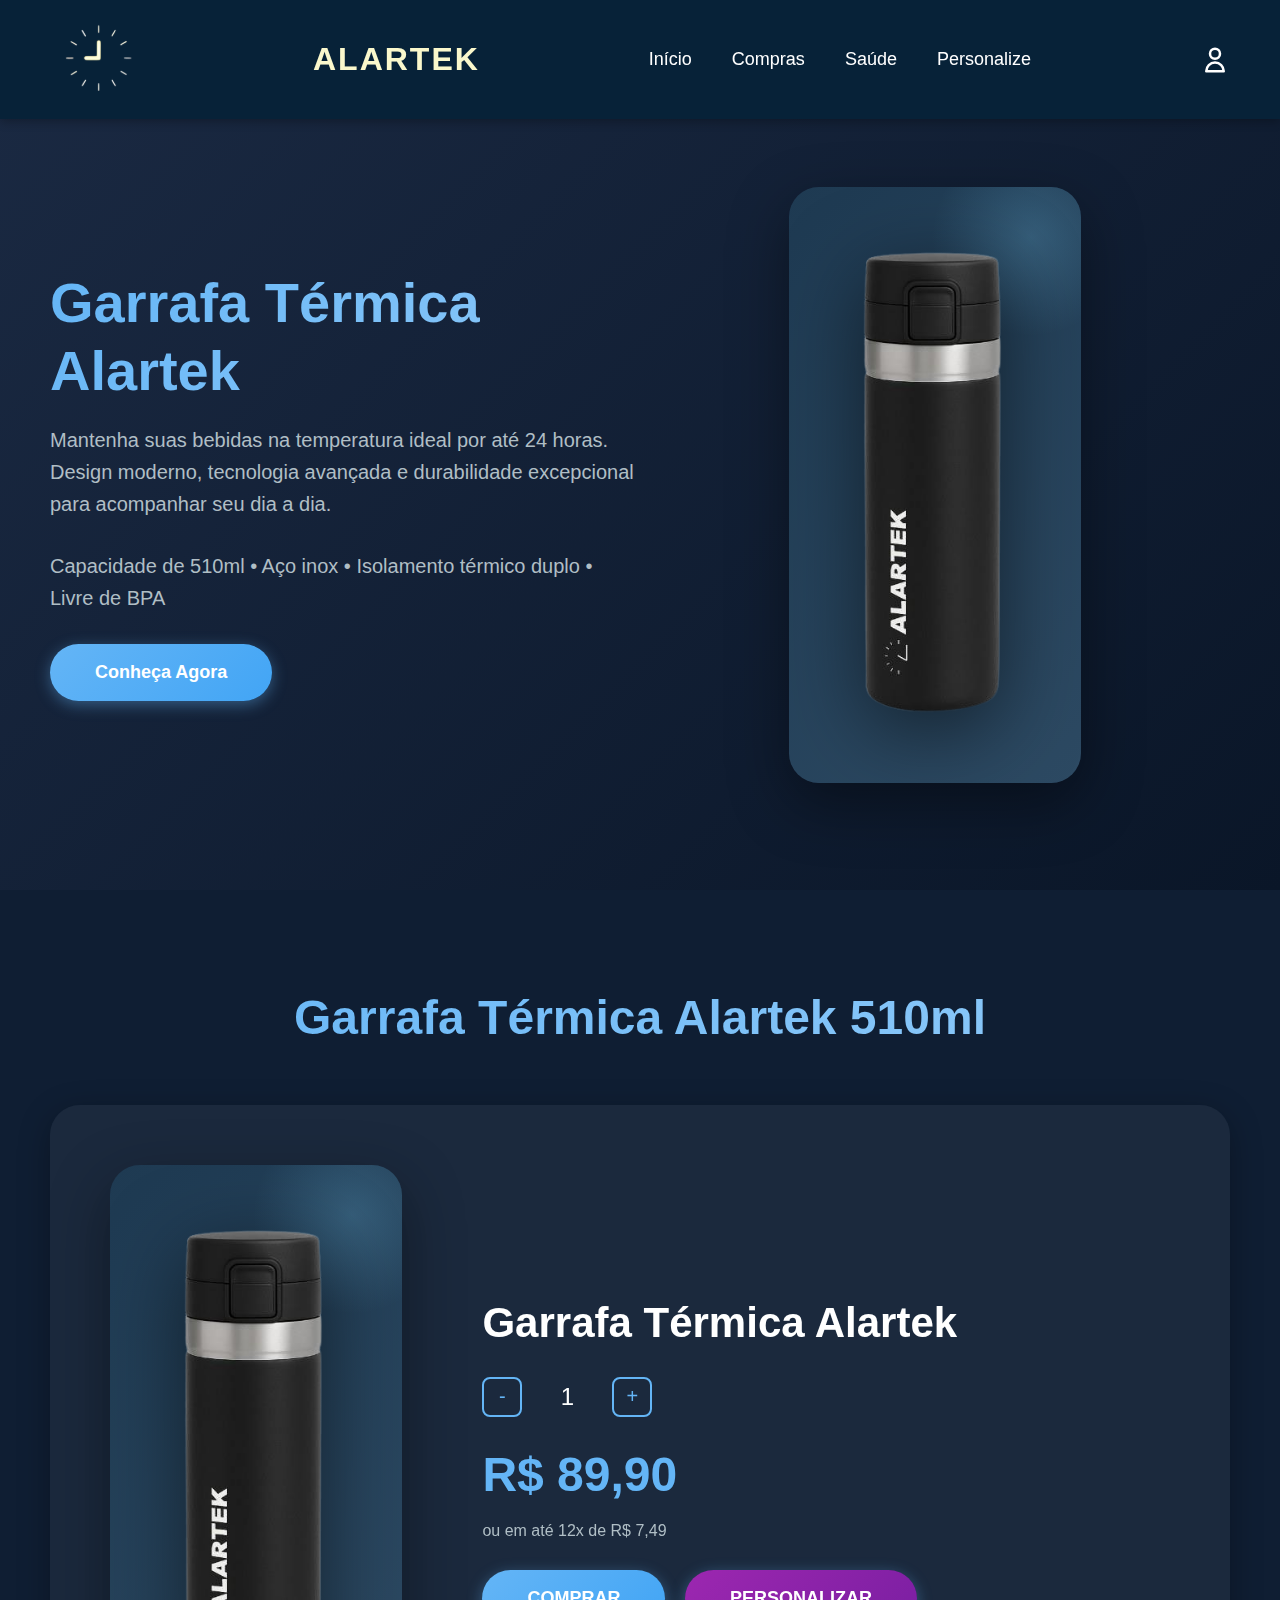
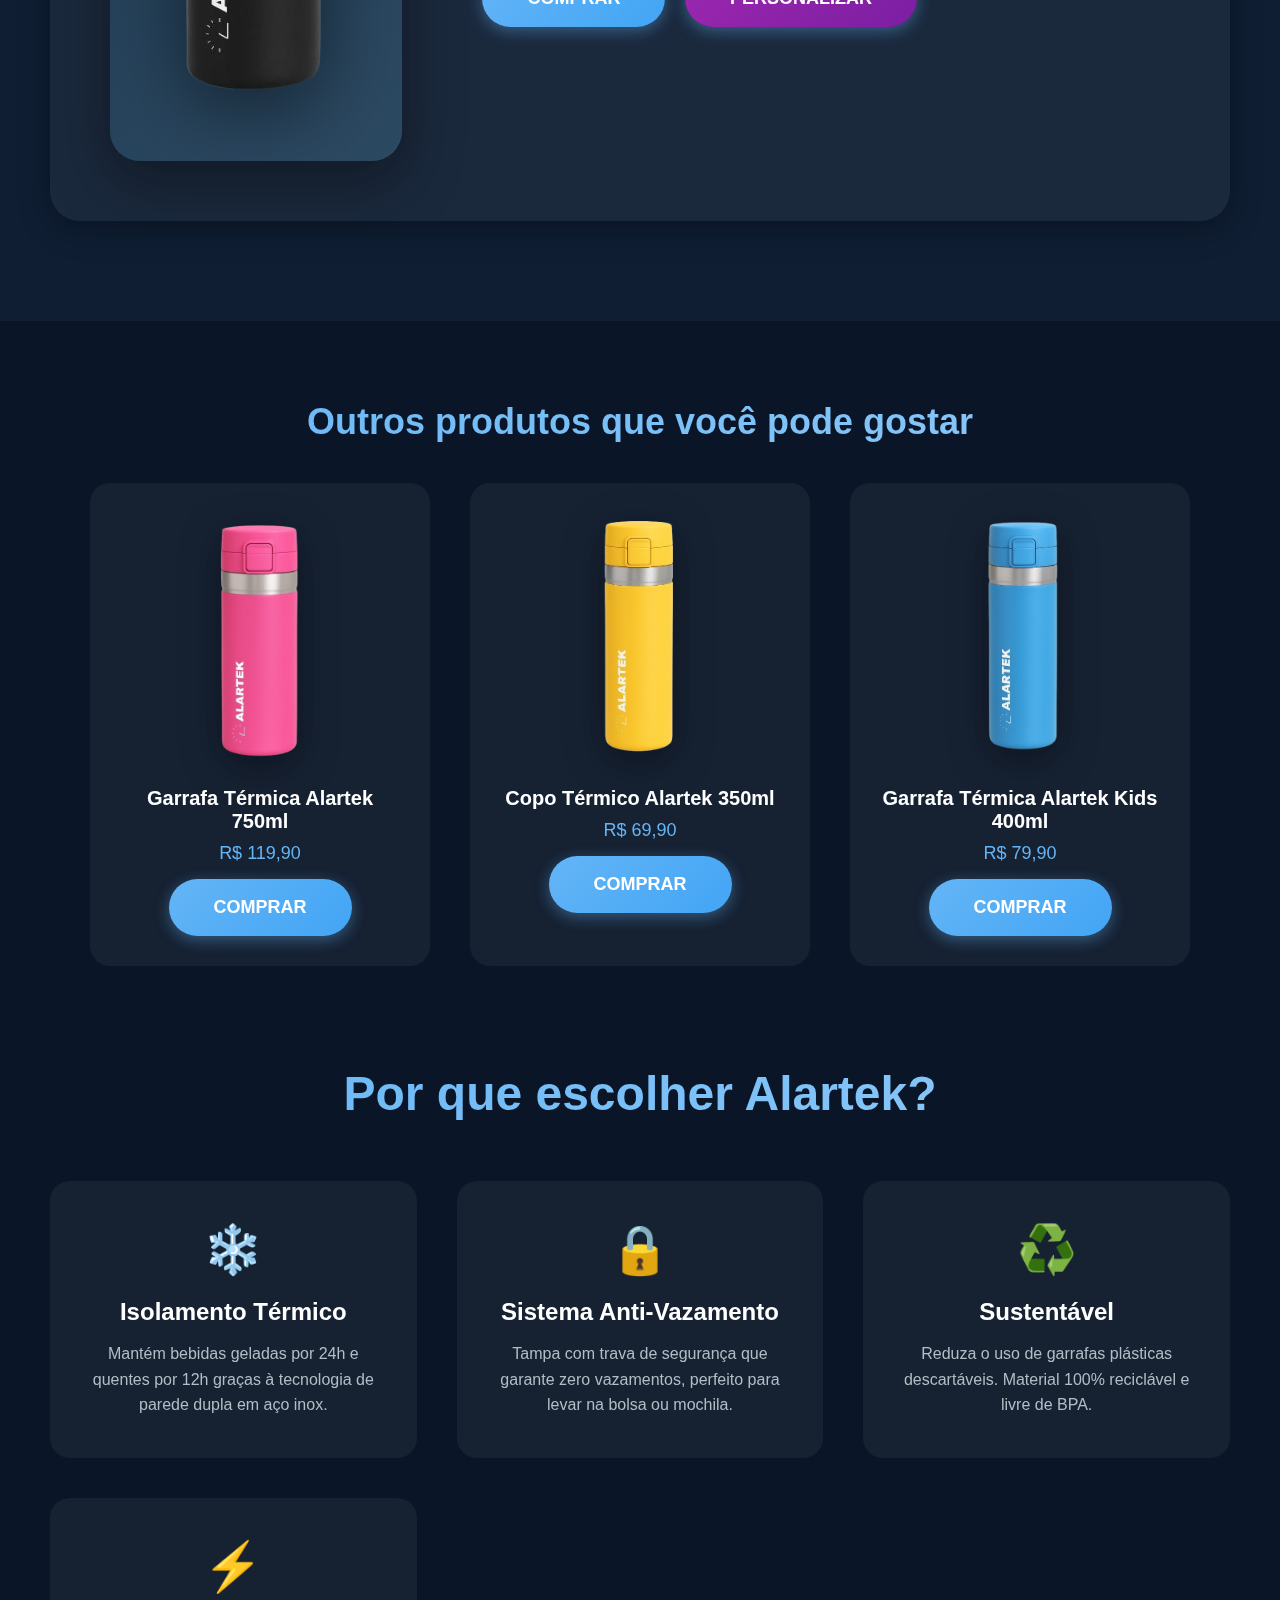
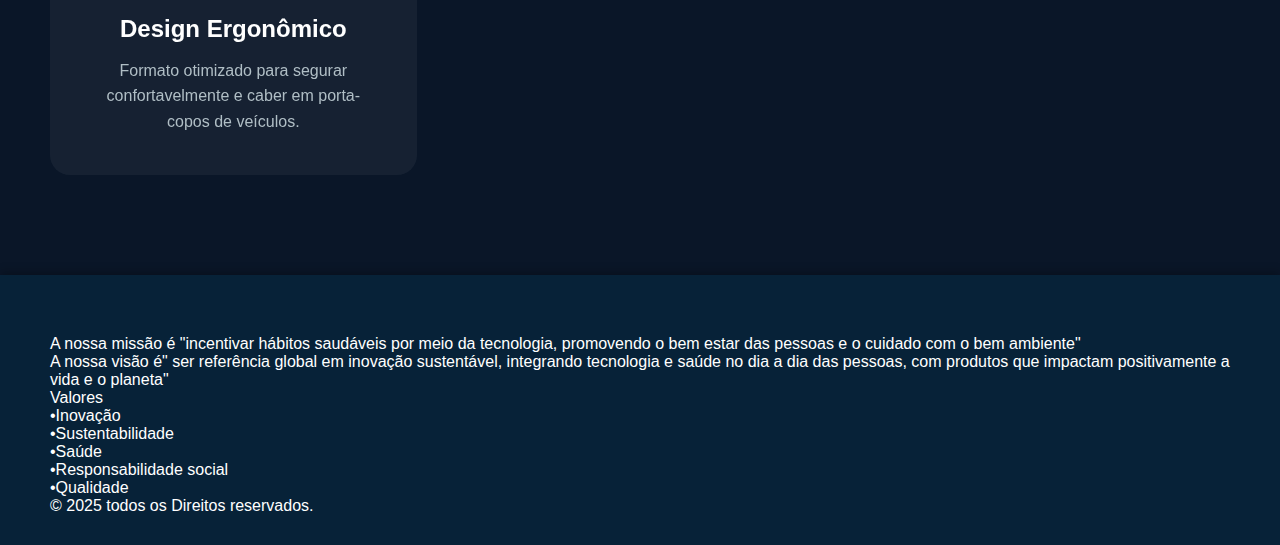
<file: index.html>
<!DOCTYPE html>
<html lang="pt-BR">

<head>
    <meta charset="UTF-8">
    <meta name="viewport" content="width=device-width, initial-scale=1.0">
    <title>Alartek - Garrafa Térmica Premium</title>
    <link rel="stylesheet" href="style.css">
</head>

<body>

    <header>

        <img src="/img/Captura de tela 2025-10-10 165016.png" alt="">
        <div class="logo">ALARTEK</div>
        <nav>
            <a onclick="scrollToSection('hero')" href="">Início</a>
            <a onclick="scrollToSection('product')">Compras</a>
            <a href="saude.html">Saúde</a>
            <a onclick="openModal('personalize')">Personalize</a>
        </nav>
        <div class="icons">
            <svg class="icon" onclick="openModal('account')" fill="none" stroke="currentColor" viewBox="0 0 24 24">
                <path stroke-linecap="round" stroke-linejoin="round" stroke-width="2"
                    d="M16 7a4 4 0 11-8 0 4 4 0 018 0zM12 14a7 7 0 00-7 7h14a7 7 0 00-7-7z"></path>
            </svg>
        </div>
    </header>


    <section class="hero" id="hero">
        <div class="hero-content">
            <h1>Garrafa Térmica Alartek</h1>
            <p>Mantenha suas bebidas na temperatura ideal por até 24 horas. Design moderno, tecnologia avançada e
                durabilidade excepcional para acompanhar seu dia a dia.</p>
            <p>Capacidade de 510ml • Aço inox • Isolamento térmico duplo • Livre de BPA</p>
            <button class="btn" onclick="scrollToSection('product')">Conheça Agora</button>
        </div>
        <div class="hero-image">
            <div class="product-showcase">
                <img src="/img/garrafa-black-removebg-preview.png" alt="Garrafa Térmica Stanley" class="product-image">
            </div>

        </div>
    </section>


    <section class="product-section" id="product">
        <h2 class="section-title">Garrafa Térmica Alartek 510ml</h2>
        <div class="product-card">
            <div class="product-showcase">
                <img src="/img/garrafa-black-removebg-preview.png" alt="Garrafa Térmica Stanley" class="product-image">
            </div>
            <div class="product-details">
                <h2>Garrafa Térmica Alartek</h2>
                <div class="quantity-selector">
                    <button class="quantity-btn" onclick="changeQuantity(-1)">-</button>
                    <span class="quantity" id="quantity">1</span>
                    <button class="quantity-btn" onclick="changeQuantity(1)">+</button>
                </div>
                <div class="price">R$ 89,90</div>
                <div class="installments">ou em até 12x de R$ 7,49</div>
                <button class="btn" onclick="alert('Produto adicionado ao carrinho!')">COMPRAR</button>
                <button class="btn" onclick="openModal('personalize')"
                    style="margin-left: 15px; background: linear-gradient(135deg, #9c27b0 0%, #7b1fa2 100%);">PERSONALIZAR</button>
            </div>
        </div>
    </section>

    <div class="related-products">
        <h3 class="related-title">Outros produtos que você pode gostar</h3>
        <div class="related-grid">
            <div class="related-item">
                <img src="/img/garrafa-pink-removebg-preview.png" alt="Garrafa Classic 750ml">
                <h4>Garrafa Térmica Alartek 750ml</h4>
                <p>R$ 119,90</p>
                <button class="btn">COMPRAR</button>
            </div>
            <div class="related-item">
                <img src="/img/garrafa-yellow-removebg-preview.png" alt="Copo térmico 350ml">
                <h4>Copo Térmico Alartek 350ml</h4>
                <p>R$ 69,90</p>
                <button class="btn">COMPRAR</button>
            </div>
            <div class="related-item">
                <img src="img/garrafa-blue-removebg-preview.png" alt="Garrafa Kids 400ml">
                <h4>Garrafa Térmica Alartek Kids 400ml</h4>
                <p>R$ 79,90</p>
                <button class="btn">COMPRAR</button>
            </div>

        </div>
    </div>

    <section class="features">
        <h2 class="section-title">Por que escolher Alartek?</h2>
        <div class="features-grid">
            <div class="feature-card">
                <div class="feature-icon">❄️</div>
                <h3>Isolamento Térmico</h3>
                <p>Mantém bebidas geladas por 24h e quentes por 12h graças à tecnologia de parede dupla em aço inox.</p>
            </div>
            <div class="feature-card">
                <div class="feature-icon">🔒</div>
                <h3>Sistema Anti-Vazamento</h3>
                <p>Tampa com trava de segurança que garante zero vazamentos, perfeito para levar na bolsa ou mochila.
                </p>
            </div>
            <div class="feature-card">
                <div class="feature-icon">♻️</div>
                <h3>Sustentável</h3>
                <p>Reduza o uso de garrafas plásticas descartáveis. Material 100% reciclável e livre de BPA.</p>
            </div>
            <div class="feature-card">
                <div class="feature-icon">⚡</div>
                <h3>Design Ergonômico</h3>
                <p>Formato otimizado para segurar confortavelmente e caber em porta-copos de veículos.</p>
            </div>
        </div>
    </section>

    <div class="modal" id="accountModal">
        <div class="modal-content">
            <span class="close-modal" onclick="closeModal('account')">&times;</span>
            <h2>Criar uma Conta</h2>
            <form>
                <div class="form-group">
                    <label>Nome de Usuário</label>
                    <input type="text" placeholder="Seu nome">
                </div>
                <div class="form-group">
                    <label>E-mail *</label>
                    <input type="email" placeholder="seu@email.com">
                </div>
                <div class="form-group">
                    <label>Senha</label>
                    <input type="password" placeholder="••••••••">
                </div>
                <p style="color: #b0bec5; font-size: 14px; margin-bottom: 20px;">
                    (Opcional) Toda hora tem mercado, e-mails com atualizações da Alartek, ofertas e ofertas especiais.
                    Você pode mudar isso a qualquer momento.
                </p>
                <button type="submit" class="btn">CONTINUAR</button>
            </form>
        </div>
    </div>

    <div class="modal" id="healthModal">
        <div class="modal-content">
            <span class="close-modal" onclick="closeModal('health')">&times;</span>
            <h2>Calculadora de Hidratação</h2>
            <form onsubmit="calculateWater(event)">
                <div class="form-group">
                    <label>Gênero</label>
                    <select id="gender">
                        <option value="homem">Homem</option>
                        <option value="mulher">Mulher</option>
                    </select>
                </div>
                <div class="form-group">
                    <label>Altura (cm)</label>
                    <input type="number" id="height" placeholder="170">
                </div>
                <div class="form-group">
                    <label>Peso (kg)</label>
                    <input type="number" id="weight" placeholder="70">
                </div>
                <div class="form-group">
                    <label>Idade (anos)</label>
                    <input type="number" id="age" placeholder="30">
                </div>
                <button type="submit" class="btn" style="width: 100%;">CALCULAR</button>
            </form>
            <div class="calculator-result" id="result" style="display: none;">
                <h3 id="waterAmount"></h3>
                <p id="bottlesAmount"></p>
            </div>
        </div>
    </div>

    <div class="modal" id="personalizeModal" style="width: 100dvw;">
        <div class="modal-content">
            <span class="close-modal" onclick="closeModal('personalize')">&times;</span>
            <h2>Personalize sua Garrafa</h2>
            <p style="text-align: center; color: #b0bec5; margin-bottom: 30px;">
                Deixe sua garrafa única! Escolha uma das opções de personalização abaixo.
            </p>
            <div class="personalize-options">
                <div class="personalize-card">
                    <div style="font-size: 48px;">✏️</div>
                    <h4>Gravação a Laser</h4>
                    <p style="color: #b0bec5; margin-top: 10px;">Adicione seu nome ou frase</p>
                </div>
                <div class="personalize-card">
                    <div style="font-size: 48px;">🎨</div>
                    <h4>Design Exclusivo</h4>
                    <p style="color: #b0bec5; margin-top: 10px;">Escolha um tema especial</p>
                </div>
                <div class="personalize-card">
                    <div style="font-size: 48px;">🎁</div>
                    <h4>Embalagem Presente</h4>
                    <p style="color: #b0bec5; margin-top: 10px;">Perfeito para presentear</p>
                </div>
                <div class="personalize-card">
                    <div style="font-size: 48px;">🏢</div>
                    <h4>Logo Corporativo</h4>
                    <p style="color: #b0bec5; margin-top: 10px;">Para sua empresa</p>
                </div>
            </div>
            <p style="text-align: center; color: #64b5f6; margin-top: 30px; font-size: 18px;">
                Prazo de entrega: + 5 dias úteis
            </p>
            <button class="btn" style="width: 100%; margin-top: 20px;"
                onclick="alert('Entre em contato conosco para personalizar!')">SOLICITAR ORÇAMENTO</button>
        </div>
    </div>
    <footer>A nossa missão é "incentivar hábitos saudáveis por meio da tecnologia, promovendo o bem estar das pessoas e
        o cuidado com o bem ambiente"<br>

        A nossa visão é" ser referência global em inovação sustentável, integrando tecnologia e saúde no dia a dia das
        pessoas, com produtos que impactam positivamente a vida e o planeta"<br>

        Valores<br> •Inovação<br> •Sustentabilidade<br> •Saúde<br> •Responsabilidade social<br> •Qualidade<br> © 2025 todos os Direitos reservados. <br>
    </footer>



    <script src="script.js"></script>
</body>

</html>
</file>
<file: style.css>
* {
    margin: 0;
    padding: 0;
    box-sizing: border-box;
}

body {
    font-family: 'Arial', sans-serif;
    background: #0a1628;
    color: #fff;
    overflow-x: hidden;
}

header {
    background: #072238;
    padding: 20px 50px;
    display: flex;
    justify-content: space-between;
    align-items: center;
    position: fixed;
    width: 100%;
    top: 0;
    z-index: 1000;
    box-shadow: 0 2px 10px rgba(0,0,0,0.3);
}

.logo {
    font-size: 32px;
    font-weight: bold;
    letter-spacing: 2px;
    color: #faf8cc;
}

nav {
    display: flex;
    gap: 40px;
    align-items: center;
}

nav a {
    color: #fff;
    text-decoration: none;
    font-size: 18px;
    transition: color 0.3s;
    cursor: pointer;
}

nav a:hover {
    color: #64b5f6;
}

.icons {
    display: flex;
    gap: 20px;
}

.icon {
    width: 30px;
    height: 30px;
    cursor: pointer;
    transition: transform 0.3s;
}

.icon:hover {
    transform: scale(1.1);
}

.hero {
    margin-top: 80px; /* Ajuste para não sobrepor a navegação */
    padding: 100px 50px;
    display: flex;
    align-items: center;
    justify-content: space-between;
    min-height: 90vh;
    background: linear-gradient(135deg, #1a2942 0%, #0a1628 100%);
    position: relative;
}

.hero-content {
    flex: 1;
    max-width: 600px;
    z-index: 10; /* Garante que o título fique acima da barra de navegação */
}

.hero-content h1 {
    font-size: 56px;
    margin-bottom: 20px;
    line-height: 1.2;
    background: linear-gradient(135deg, #64b5f6 0%, #90caf9 100%);
    -webkit-background-clip: text;
    -webkit-text-fill-color: transparent;
}

.hero-content p {
    font-size: 20px;
    margin-bottom: 30px;
    line-height: 1.6;
    color: #b0bec5;
}

.hero-image {
    flex: 1;
    display: flex;
    justify-content: center;
    align-items: center;
}

.bottle-container {
    width: 400px;
    height: 400px;
    background: rgba(255,255,255,0.05);
    border-radius: 30px;
    display: flex;
    align-items: center;
    justify-content: center;
    backdrop-filter: blur(10px);
    box-shadow: 0 8px 32px rgba(0,0,0,0.3);
}

.bottle {
    width: 180px;
    height: 350px;
    background: linear-gradient(180deg, #1a1a1a 0%, #000 100%);
    border-radius: 15px 15px 25px 25px;
    position: relative;
    box-shadow: 0 20px 60px rgba(0,0,0,0.5);
}

.bottle::before {
    content: '';
    position: absolute;
    top: 20px;
    left: 50%;
    transform: translateX(-50%);
    width: 60px;
    height: 40px;
    background: linear-gradient(180deg, #333 0%, #666 100%);
    border-radius: 10px 10px 0 0;
}

.btn {
    padding: 18px 45px;
    font-size: 18px;
    background: linear-gradient(135deg, #64b5f6 0%, #42a5f5 100%);
    color: #fff;
    border: none;
    border-radius: 50px;
    cursor: pointer;
    transition: all 0.3s;
    font-weight: bold;
    box-shadow: 0 4px 15px rgba(100, 181, 246, 0.4);
}

.btn:hover {
    transform: translateY(-2px);
    box-shadow: 0 6px 25px rgba(100, 181, 246, 0.6);
}

.product-section {
    padding: 100px 50px;
    background: #0f1e33;
}

.section-title {
    text-align: center;
    font-size: 48px;
    margin-bottom: 60px;
    background: linear-gradient(135deg, #64b5f6 0%, #90caf9 100%);
    -webkit-background-clip: text;
    -webkit-text-fill-color: transparent;
}

.product-card {
    background: rgba(255,255,255,0.05);
    border-radius: 30px;
    padding: 60px;
    display: flex;
    align-items: center;
    gap: 80px;
    backdrop-filter: blur(10px);
    box-shadow: 0 8px 32px rgba(0,0,0,0.3);
    max-width: 1200px;
    margin: 0 auto;
}

.product-showcase {
    background: linear-gradient(135deg, #1e3a52 0%, #2d4a63 100%);
    border-radius: 30px;
    padding: 3rem;
    display: flex;
    justify-content: center;
    align-items: center;
    box-shadow: 0 20px 60px rgba(0, 0, 0, 0.4);
    position: relative;
    overflow: hidden;
}

.product-showcase::before {
    content: '';
    position: absolute;
    width: 200px;
    height: 200px;
    background: radial-gradient(circle, rgba(125, 211, 252, 0.2) 0%, transparent 70%);
    border-radius: 50%;
    top: -50px;
    right: -50px;
}

.product-image {
    max-width: 100%;
    height: auto;
    max-height: 500px;
    object-fit: contain;
    filter: drop-shadow(0 20px 40px rgba(0, 0, 0, 0.5));
    animation: float 3s ease-in-out infinite;
}

@keyframes float {
    0%, 100% { transform: translateY(0px); }
    50% { transform: translateY(-20px); }
}

.product-details {
    flex: 1;
}

.product-details h2 {
    font-size: 42px;
    margin-bottom: 30px;
}

.quantity-selector {
    display: flex;
    align-items: center;
    gap: 20px;
    margin: 30px 0;
}

.quantity-btn {
    width: 40px;
    height: 40px;
    border: 2px solid #64b5f6;
    background: transparent;
    color: #64b5f6;
    font-size: 20px;
    border-radius: 8px;
    cursor: pointer;
    transition: all 0.3s;
}

.quantity-btn:hover {
    background: #64b5f6;
    color: #fff;
}

.quantity {
    font-size: 24px;
    min-width: 50px;
    text-align: center;
}

.price {
    font-size: 48px;
    font-weight: bold;
    color: #64b5f6;
    margin: 20px 0;
}

.installments {
    color: #b0bec5;
    margin-bottom: 30px;
}

.features {
    padding: 100px 50px;
    background: #0a1628;
}

.features-grid {
    display: grid;
    grid-template-columns: repeat(auto-fit, minmax(300px, 1fr));
    gap: 40px;
    max-width: 1200px;
    margin: 0 auto;
}

.feature-card {
    background: rgba(255,255,255,0.05);
    padding: 40px;
    border-radius: 20px;
    text-align: center;
    transition: transform 0.3s;
    backdrop-filter: blur(10px);
}

.feature-card:hover {
    transform: translateY(-10px);
}

.feature-icon {
    font-size: 48px;
    margin-bottom: 20px;
}

.feature-card h3 {
    font-size: 24px;
    margin-bottom: 15px;
}

.feature-card p {
    color: #b0bec5;
    line-height: 1.6;
}

/* Modal */
.modal {
    display: none;
    position: fixed;
    top: 0;
    left: 0;
    width: 100%;
    height: 100%;
    background: rgba(0,0,0,0.8);
    z-index: 2000;
    align-items: center;
    justify-content: center;
}

.modal.active {
    display: flex;
}

.modal-content {
    background: #1a2942;
    padding: 50px;
    border-radius: 30px;
    max-width: 500px;
    width: 90%;
    box-shadow: 0 20px 60px rgba(0, 0, 0, 0.5);
    position: relative;
    overflow-y: auto;
    max-height: 90vh; 
}

.modal-content h2 {
    margin-bottom: 30px;
    text-align: center;
}

.form-group {
    margin-bottom: 25px;
}

.form-group label {
    display: block;
    margin-bottom: 10px;
    color: #b0bec5;
}

.form-group input,
.form-group select {
    width: 100%;
    padding: 15px;
    border-radius: 10px;
    border: none;
    background: rgba(255,255,255,0.1);
    color: #fff;
    font-size: 16px;
}

.close-modal {
    position: absolute;
    top: 20px;
    right: 30px;
    font-size: 30px;
    cursor: pointer;
    color: #b0bec5;
}

.calculator-result {
    margin-top: 30px;
    padding: 20px;
    background: rgba(100, 181, 246, 0.2);
    border-radius: 15px;
    text-align: center;
}

.calculator-result h3 {
    font-size: 28px;
    color: #64b5f6;
    margin-bottom: 10px;
}

.personalize-options {
    display: grid;
    grid-template-columns: repeat(2, 1fr);
    gap: 20px;
    margin: 30px 0;
}

.personalize-card {
    background: rgba(255, 255, 255, 0.05);
    padding: 30px;
    border-radius: 15px;
    text-align: center;
    cursor: pointer;
    transition: all 0.3s;
}

.personalize-card:hover {
    background: rgba(100, 181, 246, 0.2);
    transform: scale(1.05);
}

.personalize-card div {
    font-size: 48px;
}

.personalize-card h4 {
    font-size: 20px;
    margin-top: 15px;
}

.form-box {
    position: absolute;
    right: 0%;
    width: 50%;
    height: 100%;
    background: #fff;
    display: flex;
    align-items: center;
    padding: 40px;
    z-index: 1;
    transition: .6s ease-in-out 1.2s, visibility 0s 1s;
}

.related-products {
    margin-top: 80px;
    text-align: center;
}

.related-title {
    font-size: 36px;
    margin-bottom: 40px;
    background: linear-gradient(135deg, #64b5f6 0%, #90caf9 100%);
    -webkit-background-clip: text;
    -webkit-text-fill-color: transparent;
}

.related-grid {
    display: grid;
    grid-template-columns: repeat(auto-fit, minmax(250px, 1fr));
    gap: 40px;
    max-width: 1100px;
    margin: 0 auto;
}

.related-item {
    background: rgba(255,255,255,0.05);
    border-radius: 20px;
    padding: 30px;
    transition: transform 0.3s, box-shadow 0.3s;
    backdrop-filter: blur(10px);
}

.related-item:hover {
    transform: translateY(-8px);
    box-shadow: 0 10px 30px rgba(100, 181, 246, 0.3);
}

.related-item img {
    width: 100%;
    height: 250px;
    object-fit: contain;
    margin-bottom: 20px;
    filter: drop-shadow(0 10px 20px rgba(0,0,0,0.4));
}

.related-item h4 {
    font-size: 20px;
    margin-bottom: 10px;
}

.related-item p {
    color: #64b5f6;
    font-size: 18px;
    margin-bottom: 15px;
}

.product-image {
    transition: opacity 0.3s ease;
}

/* Footer Atualizado */
footer {
    background: #072238;
    padding: 60px 50px 30px;
    position: relative;
    width: 100%;
    z-index: 1000;
    box-shadow: 0 -2px 10px rgba(0, 0, 0, 0.3);
}

.footer-content {
    max-width: 1200px;
    margin: 0 auto;
    text-align: center;
}

.footer-section {
    margin-bottom: 40px;
    padding: 0 20px;
}

.footer-section h3 {
    font-size: 24px;
    color: #64b5f6;
    margin-bottom: 15px;
    font-weight: bold;
}

.footer-section p {
    color: #b0bec5;
    line-height: 1.8;
    font-size: 16px;
    max-width: 800px;
    margin: 0 auto;
}

.values-list {
    list-style: none;
    display: flex;
    flex-wrap: wrap;
    justify-content: center;
    gap: 15px;
    margin-top: 15px;
}

.values-list li {
    background: rgba(100, 181, 246, 0.2);
    padding: 10px 20px;
    border-radius: 25px;
    color: #fff;
    font-size: 16px;
    transition: all 0.3s;
}

.values-list li:hover {
    background: rgba(100, 181, 246, 0.4);
    transform: translateY(-2px);
}

.footer-bottom {
    margin-top: 40px;
    padding-top: 30px;
    border-top: 1px solid rgba(255, 255, 255, 0.1);
}

.footer-bottom p {
    color: #90a4ae;
    font-size: 14px;
}

/* Media Queries */
@media (max-width: 1024px) {
    header {
        padding: 15px 30px;
    }

    nav {
        gap: 25px;
    }

    .hero {
        padding: 80px 30px;
    }

    .hero-content h1 {
        font-size: 42px; 
    }

    .hero-content p {
        font-size: 18px;
    }

    .personalize-options {
        grid-template-columns: 1fr 1fr;
        gap: 15px;
    }

    .product-card {
        flex-direction: column;
        gap: 50px;
        padding: 40px;
    }

    .modal-content {
        padding: 30px;
        width: 85%;
        max-width: 400px;
    }

    .modal-content h2 {
        font-size: 24px;
    }

    .bottle-container {
        width: 300px;
        height: 300px;
    }

    .personalize-options {
        grid-template-columns: 1fr;
    }

    .personalize-card {
        padding: 20px;
    }

    .personalize-card div {
        font-size: 36px;
    }

    .personalize-card h4 {
        font-size: 16px;
    }

    .personalize-card p {
        font-size: 13px;
    }

    .bottle {
        width: 150px;
        height: 300px;
    }

    .section-title {
        font-size: 40px;
    }

    .feature-card {
        padding: 30px;
    }

    .btn {
        font-size: 16px;
        padding: 14px 25px;
    }
}


@media (max-width: 600px) {
    header {
        flex-direction: column;
        gap: 10px;
        padding: 5px;
    }

    .modal-content {
        padding: 20px;
        width: 90%;
        max-width: 330px;
        border-radius: 20px;
    }

    .modal-content h2 {
        font-size: 20px;
        margin-bottom: 20px;
    }

    .personalize-options {
        grid-template-columns: 1fr;
        gap: 10px;
        margin: 15px 0;
    }

    .personalize-card {
        padding: 15px;
        border-radius: 12px;
    }

    .personalize-card div {
        font-size: 28px; /* Ícones menores */
    }

    .personalize-card h4 {
        font-size: 15px;
        margin-top: 10px;
    }

    .personalize-card p {
        font-size: 12px;
        margin-top: 5px;
    }

    .modal-content p {
        font-size: 13px;
        line-height: 1.4;
    }
    
    footer {
        padding: 40px 20px 20px;
    }
    
    .footer-section h3 {
        font-size: 20px;
    }
    
    .footer-section p {
        font-size: 14px;
    }
    
    .values-list {
        gap: 10px;
    }
    
    .values-list li {
        padding: 8px 15px;
        font-size: 14px;
    }

    .btn {
        font-size: 14px;
        padding: 12px 20px;
    }
    
}
</file>
